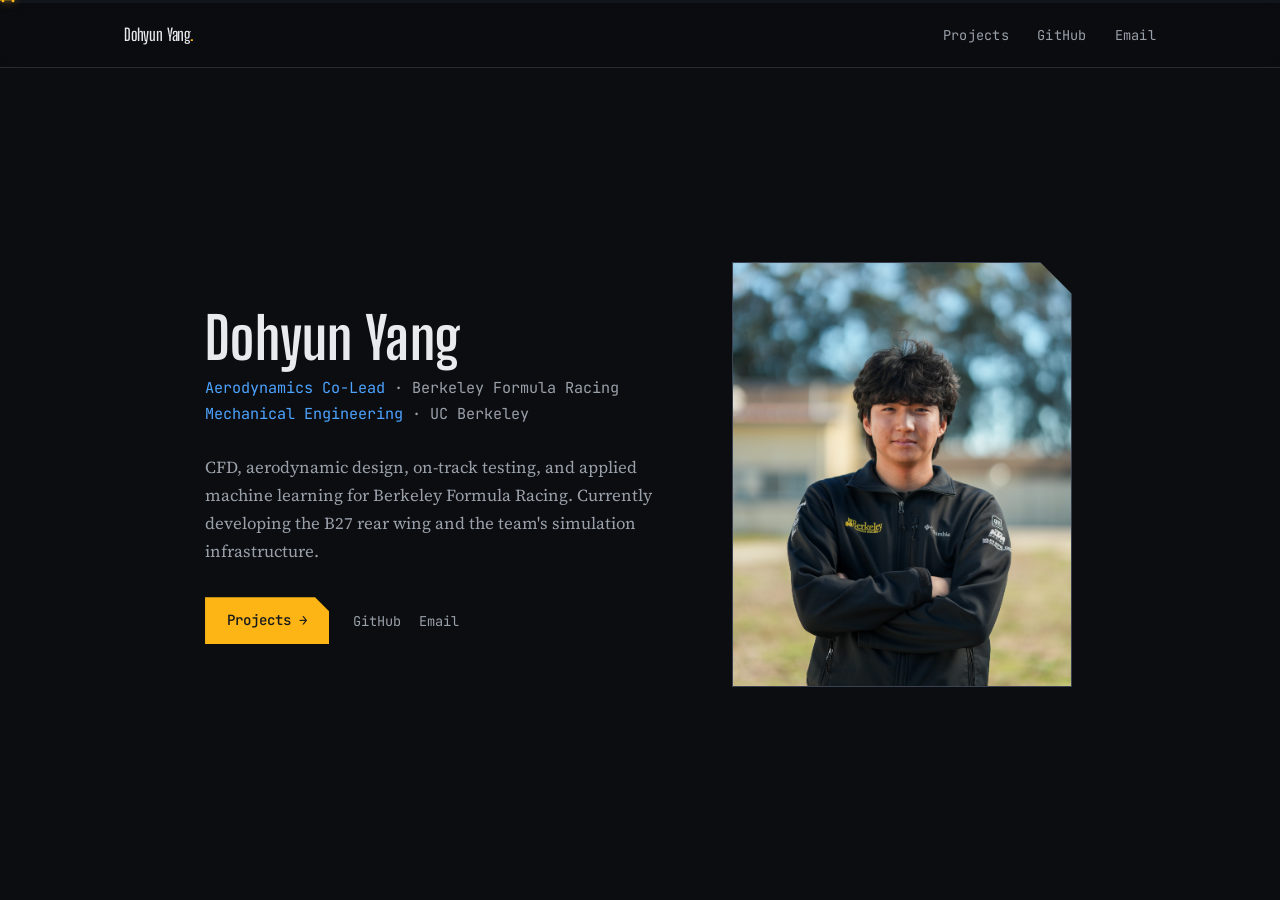
<file: index.html>
<!DOCTYPE html>
<html lang="en">
<head>
<meta charset="UTF-8">
<meta name="viewport" content="width=device-width, initial-scale=1">
<title>Dohyun Yang</title>
<meta name="description" content="Dohyun Yang — Aerodynamics Co-Lead, Berkeley Formula Racing. Mechanical Engineering, UC Berkeley.">
<link rel="preconnect" href="https://fonts.googleapis.com">
<link rel="preconnect" href="https://fonts.gstatic.com" crossorigin>
<link href="https://fonts.googleapis.com/css2?family=Big+Shoulders+Display:wght@600;700;800&family=Source+Serif+4:opsz,wght@8..60,400;8..60,500;8..60,600&family=JetBrains+Mono:wght@400;500&display=swap" rel="stylesheet">
<link rel="stylesheet" href="_site-assets/style.css">
</head>
<body>

<div class="progress-track">
  <div class="progress-fill" id="progress-fill"></div>
  <div class="progress-marker" id="progress-marker">
    <svg viewBox="0 0 36 16" xmlns="http://www.w3.org/2000/svg">
      <rect x="1.5" y="11.6" width="4.5" height="1" fill="currentColor"/>
      <polygon points="5,12 9,6.5 20,6 24,7 30,9.5 30,12" fill="currentColor"/>
      <rect x="29.3" y="7" width="0.9" height="4" fill="currentColor"/>
      <rect x="28" y="3" width="5" height="1.4" fill="currentColor"/>
      <circle cx="9" cy="13.2" r="2.6" fill="currentColor"/>
      <circle cx="27" cy="13.2" r="2.6" fill="currentColor"/>
    </svg>
  </div>
</div>

<header class="site-header">
  <div class="wrap">
    <a class="brand" href="index.html">Dohyun Yang<span class="dot">.</span></a>
    <nav>
      <a href="projects.html">Projects</a>
      <a href="https://github.com/dohyuny7" target="_blank" rel="noopener">GitHub</a>
      <a href="mailto:dohyuny@berkeley.edu">Email</a>
    </nav>
  </div>
</header>

<section class="welcome-section">
  <div class="wrap welcome-split">
    <div class="welcome-text">
      <h1 class="welcome-name">Dohyun Yang</h1>
      <div class="welcome-role">
        Aerodynamics Co-Lead <span>&middot; Berkeley Formula Racing</span><br>
        Mechanical Engineering <span>&middot; UC Berkeley</span>
      </div>
      <div class="welcome-bio">
        <p>CFD, aerodynamic design, on-track testing, and applied machine learning for Berkeley Formula Racing. Currently developing the B27 rear wing and the team's simulation infrastructure.</p>
      </div>
      <div class="welcome-cta">
        <a class="btn-primary" href="projects.html">Projects &rarr;</a>
        <div class="welcome-social">
          <a href="https://github.com/dohyuny7" target="_blank" rel="noopener">GitHub</a>
          <a href="mailto:dohyuny@berkeley.edu">Email</a>
        </div>
      </div>
    </div>

    <div class="welcome-photo-wrap">
      <div class="welcome-photo">
        <img src="_site-assets/headshot.jpg" alt="Dohyun Yang">
      </div>
    </div>
  </div>
</section>

<script src="_site-assets/site.js"></script>
</body>
</html>
</file>
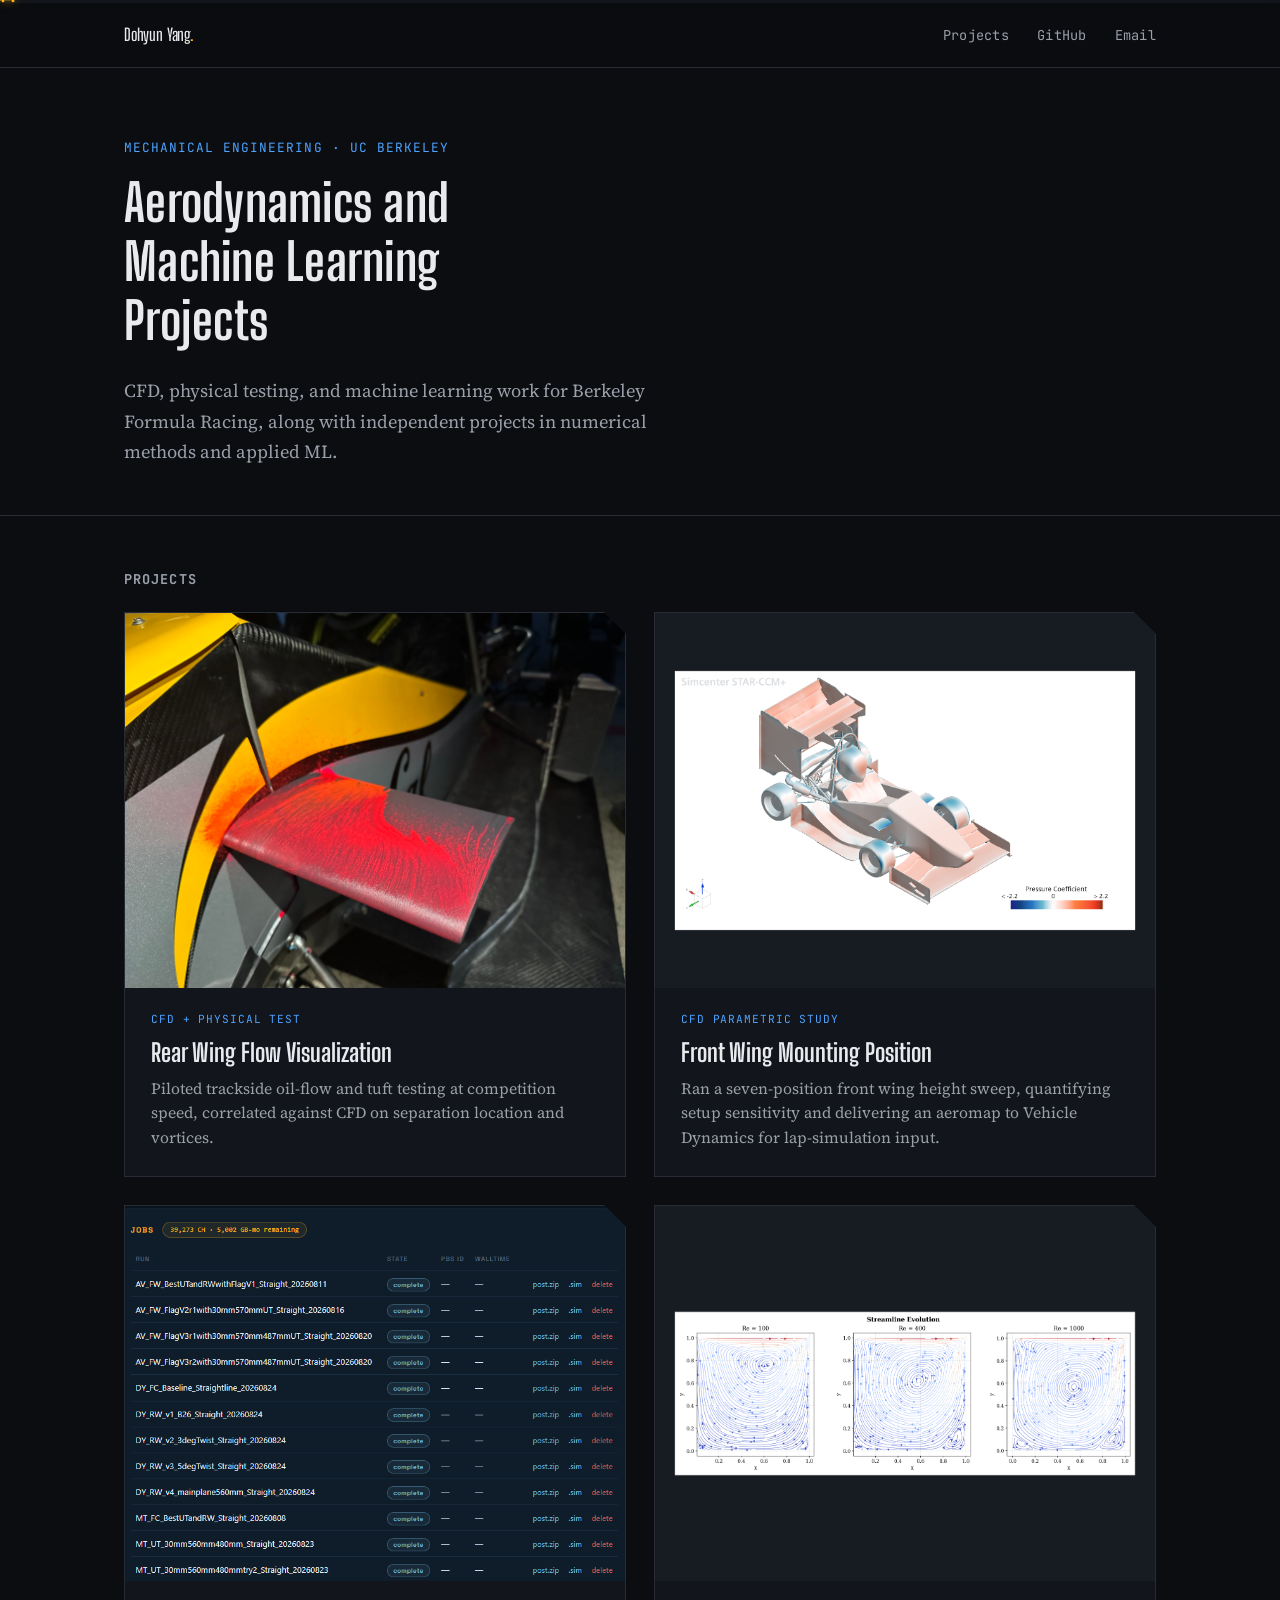
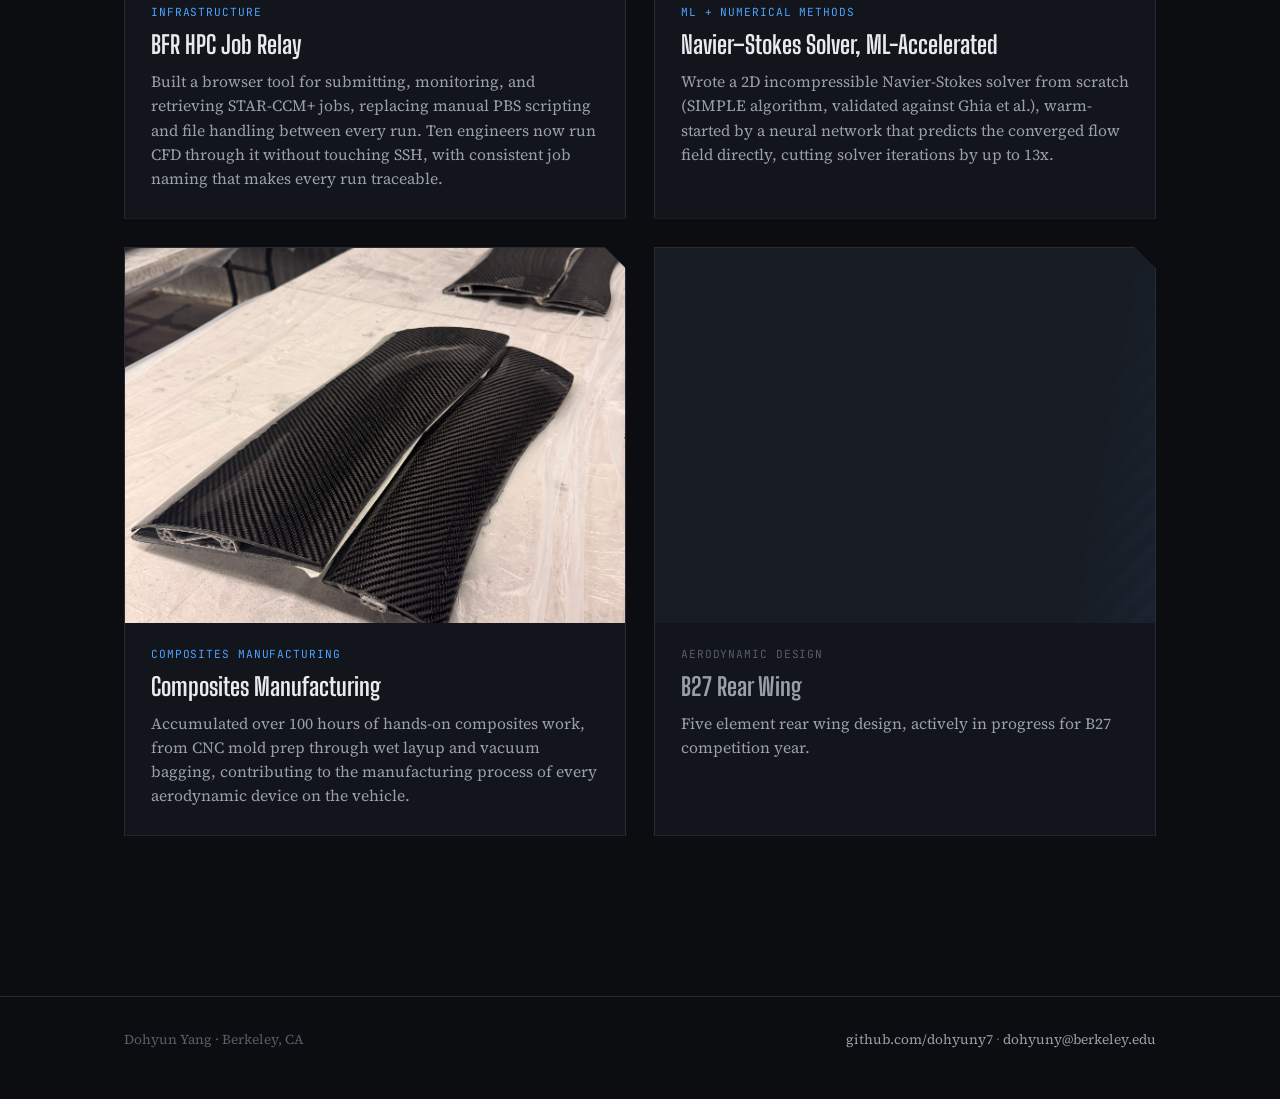
<file: projects.html>
<!DOCTYPE html>
<html lang="en">
<head>
<meta charset="UTF-8">
<meta name="viewport" content="width=device-width, initial-scale=1">
<title>Dohyun Yang &mdash; Aerodynamics &amp; ML Portfolio</title>
<meta name="description" content="Aerodynamics and machine learning portfolio: CFD validation, flow visualization, HPC infrastructure, and manufacturing work.">
<link rel="preconnect" href="https://fonts.googleapis.com">
<link rel="preconnect" href="https://fonts.gstatic.com" crossorigin>
<link href="https://fonts.googleapis.com/css2?family=Big+Shoulders+Display:wght@600;700;800&family=Source+Serif+4:opsz,wght@8..60,400;8..60,500;8..60,600&family=JetBrains+Mono:wght@400;500&display=swap" rel="stylesheet">
<link rel="stylesheet" href="_site-assets/style.css">
</head>
<body>

<div class="progress-track">
  <div class="progress-fill" id="progress-fill"></div>
  <div class="progress-marker" id="progress-marker">
    <svg viewBox="0 0 36 16" xmlns="http://www.w3.org/2000/svg">
      <rect x="1.5" y="11.6" width="4.5" height="1" fill="currentColor"/>
      <polygon points="5,12 9,6.5 20,6 24,7 30,9.5 30,12" fill="currentColor"/>
      <rect x="29.3" y="7" width="0.9" height="4" fill="currentColor"/>
      <rect x="28" y="3" width="5" height="1.4" fill="currentColor"/>
      <circle cx="9" cy="13.2" r="2.6" fill="currentColor"/>
      <circle cx="27" cy="13.2" r="2.6" fill="currentColor"/>
    </svg>
  </div>
</div>

<header class="site-header">
  <div class="wrap">
    <a class="brand" href="index.html">Dohyun Yang<span class="dot">.</span></a>
    <nav>
      <a href="#projects">Projects</a>
      <a href="https://github.com/dohyuny7" target="_blank" rel="noopener">GitHub</a>
      <a href="mailto:dohyuny@berkeley.edu">Email</a>
    </nav>
  </div>
</header>

<section class="hero">
  <div class="wrap">
    <div class="hero-eyebrow">Mechanical Engineering &middot; UC Berkeley</div>
    <h1>Aerodynamics and Machine Learning Projects</h1>
    <p class="lede">CFD, physical testing, and machine learning work for Berkeley Formula Racing, along with independent projects in numerical methods and applied ML.</p>
  </div>
</section>

<section class="grid-section" id="projects">
  <div class="wrap">
    <h2>Projects</h2>
    <div class="project-grid">

      <a class="card" href="aero-validation/index.html">
        <div class="card-image"><img src="aero-validation/figures/whisker-hero.jpg" alt="Oil-flow visualization on a B26 whisker element" loading="lazy"></div>
        <div class="card-body">
          <div class="card-tag">CFD + Physical Test</div>
          <h3>Rear Wing Flow Visualization</h3>
          <p>Piloted trackside oil-flow and tuft testing at competition speed, correlated against CFD on separation location and vortices.</p>
        </div>
      </a>

      <a class="card" href="fw-mounting-position-study/index.html">
        <div class="card-image"><img src="fw-mounting-position-study/figures/carview-thumb.png" alt="B27 front wing mounting position CFD study" loading="lazy"></div>
        <div class="card-body">
          <div class="card-tag">CFD Parametric Study</div>
          <h3>Front Wing Mounting Position</h3>
          <p>Ran a seven-position front wing height sweep, quantifying setup sensitivity and delivering an aeromap to Vehicle Dynamics for lap-simulation input.</p>
        </div>
      </a>

      <a class="card" href="hpc-pipeline/index.html">
        <div class="card-image"><img src="hpc-pipeline/figures/jobs-panel.png" alt="BFR HPC job relay submit panel" loading="lazy"></div>
        <div class="card-body">
          <div class="card-tag">Infrastructure</div>
          <h3>BFR HPC Job Relay</h3>
          <p>Built a browser tool for submitting, monitoring, and retrieving STAR-CCM+ jobs, replacing manual PBS scripting and file handling between every run. Ten engineers now run CFD through it without touching SSH, with consistent job naming that makes every run traceable.</p>
        </div>
      </a>

      <a class="card" href="navier-stokes-solver/index.html">
        <div class="card-image"><img src="navier-stokes-solver/figures/streamlines-thumb.png" alt="Streamline evolution in the Navier-Stokes solver" loading="lazy"></div>
        <div class="card-body">
          <div class="card-tag">ML + Numerical Methods</div>
          <h3>Navier&ndash;Stokes Solver, ML-Accelerated</h3>
          <p>Wrote a 2D incompressible Navier-Stokes solver from scratch (SIMPLE algorithm, validated against Ghia et al.), warm-started by a neural network that predicts the converged flow field directly, cutting solver iterations by up to 13x.</p>
        </div>
      </a>

      <a class="card" href="composites-manufacturing/index.html">
        <div class="card-image"><img src="composites-manufacturing/figures/08-cured-elements-2-3.jpg" alt="Finished carbon fiber front wing elements" loading="lazy"></div>
        <div class="card-body">
          <div class="card-tag">Composites Manufacturing</div>
          <h3>Composites Manufacturing</h3>
          <p>Accumulated over 100 hours of hands-on composites work, from CNC mold prep through wet layup and vacuum bagging, contributing to the manufacturing process of every aerodynamic device on the vehicle.</p>
        </div>
      </a>

      <div class="card card-pending">
        <div class="card-image card-image-pending">
          <span>In progress</span>
        </div>
        <div class="card-body">
          <div class="card-tag">Aerodynamic Design</div>
          <h3>B27 Rear Wing</h3>
          <p>Five element rear wing design, actively in progress for B27 competition year.</p></p>
        </div>
      </div>

    </div>
  </div>
</section>

<footer class="site-footer">
  <div class="wrap">
    <span>Dohyun Yang &middot; Berkeley, CA</span>
    <span><a href="https://github.com/dohyuny7" target="_blank" rel="noopener">github.com/dohyuny7</a> &middot; <a href="mailto:dohyuny@berkeley.edu">dohyuny@berkeley.edu</a></span>
  </div>
</footer>

<script src="_site-assets/site.js"></script>
</body>
</html>
</file>
<file: _site-assets/style.css>
/* ============================================================
   Design tokens
   ============================================================ */
:root {
  --bg: #0b0d10;
  --surface: #12151b;
  --surface-2: #171b22;
  --border: #262b34;
  --border-bright: #3a4150;

  --text: #e8eaed;
  --text-dim: #9aa0aa;
  --text-faint: #565d68;

  --blue: #4da3ff;
  --blue-dim: #2d5f8f;
  --gold: #fdb515;
  --berkeley: #003262;

  --font-display: 'Big Shoulders Display', sans-serif;
  --font-body: 'Source Serif 4', Georgia, serif;
  --font-mono: 'JetBrains Mono', 'SF Mono', Consolas, monospace;

  --chamfer: 22px;
  --chamfer-sm: 14px;

  --max-width: 1080px;
  --radius: 10px;
  --radius-sm: 6px;

  --transition: 180ms ease;
}

@media (prefers-reduced-motion: reduce) {
  *, *::before, *::after {
    animation-duration: 0.01ms !important;
    animation-iteration-count: 1 !important;
    transition-duration: 0.01ms !important;
    scroll-behavior: auto !important;
  }
}

/* ============================================================
   Reset & base
   ============================================================ */
* { box-sizing: border-box; }

html { scroll-behavior: smooth; }

body {
  margin: 0;
  background: var(--bg);
  color: var(--text);
  font-family: var(--font-body);
  font-size: 17px;
  line-height: 1.65;
  -webkit-font-smoothing: antialiased;
}

img { max-width: 100%; display: block; border-radius: var(--radius-sm); }
video { max-width: 100%; border-radius: var(--radius-sm); }

a {
  color: var(--blue);
  text-decoration: none;
  transition: color var(--transition);
}
a:hover { color: var(--gold); }
a:focus-visible,
button:focus-visible {
  outline: 2px solid var(--gold);
  outline-offset: 3px;
  border-radius: 2px;
}

h1, h2, h3, h4 {
  font-family: var(--font-display);
  font-weight: 700;
  letter-spacing: 0.005em;
  line-height: 1.15;
  margin: 0 0 0.5em 0;
  color: var(--text);
}

p { margin: 0 0 1.2em 0; }
p:last-child { margin-bottom: 0; }

code {
  font-family: var(--font-mono);
  font-size: 0.9em;
  background: var(--surface-2);
  padding: 0.15em 0.4em;
  border-radius: 4px;
  color: var(--gold);
}

table {
  width: 100%;
  border-collapse: collapse;
  margin: 1.5em 0;
  font-size: 0.95em;
}
th, td {
  text-align: left;
  padding: 0.6em 0.9em;
  border-bottom: 1px solid var(--border);
}
th {
  font-family: var(--font-mono);
  font-size: 0.8em;
  letter-spacing: 0.04em;
  text-transform: uppercase;
  color: var(--text-dim);
  font-weight: 500;
}

blockquote {
  border-left: 2px solid var(--blue-dim);
  margin: 1.5em 0;
  padding: 0.2em 0 0.2em 1.2em;
  color: var(--text-dim);
  font-style: italic;
}

hr {
  border: none;
  border-top: 1px solid var(--border);
  margin: 2.5em 0;
}

/* ============================================================
   Layout shell
   ============================================================ */
.wrap {
  max-width: var(--max-width);
  margin: 0 auto;
  padding: 0 24px;
}

/* ============================================================
   Scroll progress bar with car marker
   ============================================================ */
.progress-track {
  position: fixed;
  top: 0;
  left: 0;
  width: 100%;
  height: 3px;
  background: var(--surface);
  z-index: 200;
}
.progress-fill {
  height: 100%;
  width: 0%;
  background: linear-gradient(90deg, var(--blue), var(--gold));
}
.progress-marker {
  position: absolute;
  top: -7px;
  left: 0%;
  width: 20px;
  height: 10px;
  margin-left: -2px;
  color: var(--gold);
  filter: drop-shadow(0 0 4px rgba(253, 181, 21, 0.5));
}
.progress-marker svg { width: 100%; height: 100%; display: block; }

.site-header {
  border-bottom: 1px solid var(--border);
  position: sticky;
  top: 3px;
  background: rgba(11, 13, 16, 0.92);
  backdrop-filter: blur(8px);
  z-index: 100;
}
.site-header .wrap {
  display: flex;
  align-items: center;
  justify-content: space-between;
  height: 64px;
}
.site-header .brand {
  font-family: var(--font-display);
  font-weight: 600;
  font-size: 1.05rem;
  color: var(--text);
  letter-spacing: -0.01em;
}
.site-header .brand:hover { color: var(--text); }
.site-header .brand .dot { color: var(--gold); }
.site-header nav {
  display: flex;
  gap: 28px;
  font-family: var(--font-mono);
  font-size: 0.85rem;
}
.site-header nav a {
  color: var(--text-dim);
  letter-spacing: 0.02em;
}
.site-header nav a:hover { color: var(--gold); }

.site-footer {
  border-top: 1px solid var(--border);
  margin-top: 80px;
  padding: 32px 0 48px;
  color: var(--text-faint);
  font-size: 0.85rem;
}
.site-footer .wrap {
  display: flex;
  justify-content: space-between;
  align-items: center;
  flex-wrap: wrap;
  gap: 12px;
}
.site-footer a { color: var(--text-dim); }
.site-footer a:hover { color: var(--gold); }

/* ============================================================
   Hero
   ============================================================ */
.hero {
  padding: 72px 0 48px;
  border-bottom: 1px solid var(--border);
}
.hero-top {
  display: grid;
  grid-template-columns: 1fr auto;
  gap: 40px;
  align-items: center;
}
.hero-text { min-width: 0; }
.hero-photo {
  width: 220px;
  height: 220px;
  clip-path: polygon(0 0, calc(100% - var(--chamfer)) 0, 100% var(--chamfer), 100% 100%, 0 100%);
  overflow: hidden;
  border: 1px solid var(--border-bright);
  opacity: 0;
  animation: rise 0.6s ease 0.1s forwards;
  flex-shrink: 0;
}
.hero-photo img {
  width: 100%;
  height: 100%;
  object-fit: cover;
  object-position: center 15%;
  border-radius: 0;
}

.hero-eyebrow {
  font-family: var(--font-mono);
  font-size: 0.8rem;
  color: var(--blue);
  letter-spacing: 0.08em;
  text-transform: uppercase;
  margin-bottom: 16px;
  opacity: 0;
  animation: rise 0.6s ease forwards;
}
.hero h1 {
  font-size: clamp(2rem, 4.5vw, 3.2rem);
  max-width: 16ch;
  opacity: 0;
  animation: rise 0.6s ease 0.08s forwards;
}
.hero h1 .accent { color: var(--gold); }
.hero p.lede {
  font-size: 1.15rem;
  color: var(--text-dim);
  max-width: 60ch;
  margin-top: 18px;
  opacity: 0;
  animation: rise 0.6s ease 0.16s forwards;
}

@keyframes rise {
  from { opacity: 0; transform: translateY(10px); }
  to { opacity: 1; transform: translateY(0); }
}

/* Telemetry stat strip - signature element */
.stat-strip {
  display: flex;
  flex-wrap: wrap;
  gap: 0;
  margin-top: 36px;
  border: 1px solid var(--border);
  clip-path: polygon(0 0, calc(100% - var(--chamfer)) 0, 100% var(--chamfer), 100% 100%, 0 100%);
  overflow: hidden;
  background: var(--surface);
  opacity: 0;
  animation: rise 0.6s ease 0.24s forwards;
}
.stat {
  flex: 1 1 160px;
  padding: 16px 20px;
  border-right: 1px solid var(--border);
}
.stat:last-child { border-right: none; }
.stat-value {
  font-family: var(--font-mono);
  font-size: 1.4rem;
  color: var(--gold);
  font-weight: 500;
  line-height: 1.2;
}
.stat-label {
  font-family: var(--font-mono);
  font-size: 0.72rem;
  color: var(--text-faint);
  letter-spacing: 0.05em;
  text-transform: uppercase;
  margin-top: 4px;
}

/* ============================================================
   Project grid
   ============================================================ */
.grid-section {
  padding: 56px 0 80px;
  position: relative;
  overflow: hidden;
}
.grid-section h2 {
  font-size: 0.85rem;
  font-family: var(--font-mono);
  color: var(--text-dim);
  text-transform: uppercase;
  letter-spacing: 0.08em;
  margin-bottom: 24px;
  position: relative;
  z-index: 1;
}
.project-grid {
  position: relative;
  z-index: 1;
  display: grid;
  grid-template-columns: repeat(auto-fill, minmax(440px, 1fr));
  gap: 28px;
}

.card {
  display: block;
  position: relative;
  background: var(--surface);
  border: 1px solid var(--border);
  clip-path: polygon(0 0, calc(100% - var(--chamfer)) 0, 100% var(--chamfer), 100% 100%, 0 100%);
  overflow: hidden;
  transition: transform var(--transition), border-color var(--transition), box-shadow var(--transition);
}
.card:hover {
  transform: translateY(-3px);
  border-color: var(--border-bright);
  box-shadow: 0 16px 40px -16px rgba(0,0,0,0.55);
}
.card-image {
  aspect-ratio: 4/3;
  overflow: hidden;
  background: var(--surface-2);
}
.card-image img {
  width: 100%;
  height: 100%;
  object-fit: cover;
  border-radius: 0;
  transition: transform 400ms ease;
}
.card:hover .card-image img { transform: scale(1.04); }

.card-body { padding: 22px 26px 26px; }
.card-tag {
  font-family: var(--font-mono);
  font-size: 0.7rem;
  color: var(--blue);
  text-transform: uppercase;
  letter-spacing: 0.08em;
}
.card h3 {
  font-size: 1.55rem;
  margin: 10px 0 10px;
  color: var(--text);
  letter-spacing: 0;
}
.card p {
  font-size: 0.98rem;
  color: var(--text-dim);
  margin: 0;
  line-height: 1.55;
}

.card-pending {
  cursor: default;
}
.card-pending:hover {
  transform: none;
  border-color: var(--border);
  box-shadow: none;
}
.card-image-pending {
  display: flex;
  align-items: center;
  justify-content: center;
  background:
    repeating-linear-gradient(135deg, var(--surface-2) 0 10px, var(--surface) 10px 20px);
}
.card-image-pending span {
  font-family: var(--font-mono);
  font-size: 0.78rem;
  letter-spacing: 0.06em;
  text-transform: uppercase;
  color: var(--text-faint);
}
.card-pending .card-tag { color: var(--text-faint); }
.card-pending h3 { color: var(--text-dim); }

/* ============================================================
   Project detail page
   ============================================================ */
.project-header {
  padding: 40px 0 24px;
  border-bottom: 1px solid var(--border);
}
.back-link {
  font-family: var(--font-mono);
  font-size: 0.82rem;
  color: var(--text-dim);
  display: inline-flex;
  align-items: center;
  gap: 6px;
  margin-bottom: 20px;
}
.back-link:hover { color: var(--gold); }

.project-content {
  padding: 40px 0 60px;
  max-width: 960px;
}
.project-content h1 {
  font-size: clamp(1.6rem, 3vw, 2.2rem);
}
.project-content h2 {
  font-size: 1.35rem;
  margin-top: 2em;
  padding-top: 0.4em;
}
.project-content h3 {
  font-size: 1.05rem;
  margin-top: 1.8em;
  color: var(--blue);
}
.project-content > p:first-of-type {
  font-size: 1.05rem;
  color: var(--text-dim);
}
.project-content strong { color: var(--text); }
.project-content em { color: var(--text-dim); }

.project-content img {
  margin: 1.4em 0;
  border: 1px solid var(--border);
}
.project-content video {
  margin: 1.4em 0;
  border: 1px solid var(--border);
  aspect-ratio: 16/9;
  width: 100%;
  height: auto;
  background: var(--surface);
  object-fit: cover;
}

/* side-by-side image pairs: two consecutive <p><img></p> collapse via JS pairing class */
.img-pair {
  display: grid;
  grid-template-columns: 1fr 1fr;
  gap: 20px;
  margin: 1.4em 0;
}
.img-pair img { margin: 0; }
@media (max-width: 640px) {
  .img-pair { grid-template-columns: 1fr; }
}

.loading-state {
  padding: 80px 0;
  text-align: center;
  color: var(--text-faint);
  font-family: var(--font-mono);
  font-size: 0.9rem;
}

/* ============================================================
   Welcome page
   ============================================================ */
.welcome-section {
  min-height: calc(100vh - 65px);
  display: flex;
  align-items: center;
  padding: 48px 0 64px;
}
.welcome-split {
  display: grid;
  grid-template-columns: 1.15fr 0.85fr;
  gap: 56px;
  align-items: center;
}
.welcome-name {
  font-size: clamp(2.4rem, 5.5vw, 3.6rem);
  margin-bottom: 4px;
  opacity: 0;
  animation: rise 0.6s ease forwards;
}
.welcome-role {
  font-family: var(--font-mono);
  font-size: 0.95rem;
  color: var(--blue);
  line-height: 1.7;
  margin-bottom: 28px;
  opacity: 0;
  animation: rise 0.6s ease 0.08s forwards;
}
.welcome-role span {
  color: var(--text-dim);
}
.welcome-bio p {
  font-size: 1.05rem;
  color: var(--text-dim);
  max-width: 52ch;
  opacity: 0;
  animation: rise 0.6s ease 0.16s forwards;
}
.welcome-cta {
  margin-top: 32px;
  display: flex;
  align-items: center;
  gap: 24px;
  flex-wrap: wrap;
  opacity: 0;
  animation: rise 0.6s ease 0.24s forwards;
}
.btn-primary {
  display: inline-flex;
  align-items: center;
  gap: 8px;
  background: var(--gold);
  color: #14171c;
  font-family: var(--font-mono);
  font-size: 0.88rem;
  font-weight: 500;
  padding: 12px 22px;
  clip-path: polygon(0 0, calc(100% - var(--chamfer-sm)) 0, 100% var(--chamfer-sm), 100% 100%, 0 100%);
  transition: transform var(--transition), box-shadow var(--transition);
}
.btn-primary:hover {
  color: #14171c;
  transform: translateY(-2px);
  box-shadow: 0 8px 20px -6px rgba(253, 181, 21, 0.4);
}
.welcome-social {
  display: flex;
  gap: 18px;
  font-family: var(--font-mono);
  font-size: 0.85rem;
}
.welcome-social a { color: var(--text-dim); }
.welcome-social a:hover { color: var(--gold); }

.welcome-photo-wrap {
  display: flex;
  justify-content: center;
  opacity: 0;
  animation: rise 0.6s ease 0.1s forwards;
}
.welcome-photo {
  width: 100%;
  max-width: 340px;
  aspect-ratio: 4/5;
  clip-path: polygon(0 0, calc(100% - 32px) 0, 100% 32px, 100% 100%, 0 100%);
  overflow: hidden;
  border: 1px solid var(--border-bright);
  box-shadow: 0 24px 60px -24px rgba(0,0,0,0.6);
}
.welcome-photo img {
  width: 100%;
  height: 100%;
  object-fit: cover;
  object-position: center 20%;
  border-radius: 0;
}

@media (max-width: 760px) {
  .welcome-split { grid-template-columns: 1fr; gap: 32px; }
  .welcome-photo-wrap { order: -1; }
  .welcome-photo { max-width: 220px; }
  .welcome-section { padding: 32px 0 48px; }
}

/* ============================================================
   Responsive
   ============================================================ */
@media (max-width: 640px) {
  .site-header nav { gap: 16px; }
  .hero { padding: 48px 0 32px; }
  .hero-top { grid-template-columns: 1fr; }
  .hero-photo { width: 140px; height: 140px; order: -1; }
  .stat { flex: 1 1 45%; }
}



/* ============ Skeleton loading state ============ */
.card-image {
  position: relative;
}
.card-image::before {
  content: '';
  position: absolute;
  inset: 0;
  background: linear-gradient(100deg, var(--surface-2) 35%, rgba(77,163,255,0.12) 50%, var(--surface-2) 65%);
  background-size: 250% 100%;
  animation: skeleton-sweep 1.7s ease-in-out infinite;
  z-index: 1;
}
.card-image.is-loaded::before {
  animation: none;
  opacity: 0;
  transition: opacity 300ms ease;
}
.card-image img {
  opacity: 0;
  transition: opacity 350ms ease;
  position: relative;
  z-index: 2;
}
.card-image img.is-loaded {
  opacity: 1;
}
@keyframes skeleton-sweep {
  0% { background-position: 200% 0; }
  100% { background-position: -200% 0; }
}
@media (prefers-reduced-motion: reduce) {
  .card-image::before { animation: none; background-position: 0 0; }
}

.project-content img {
  background: var(--surface-2);
  min-height: 220px;
  opacity: 0;
  transition: opacity 400ms ease;
}
.project-content img.is-loaded {
  opacity: 1;
  min-height: 0;
}
</file>
